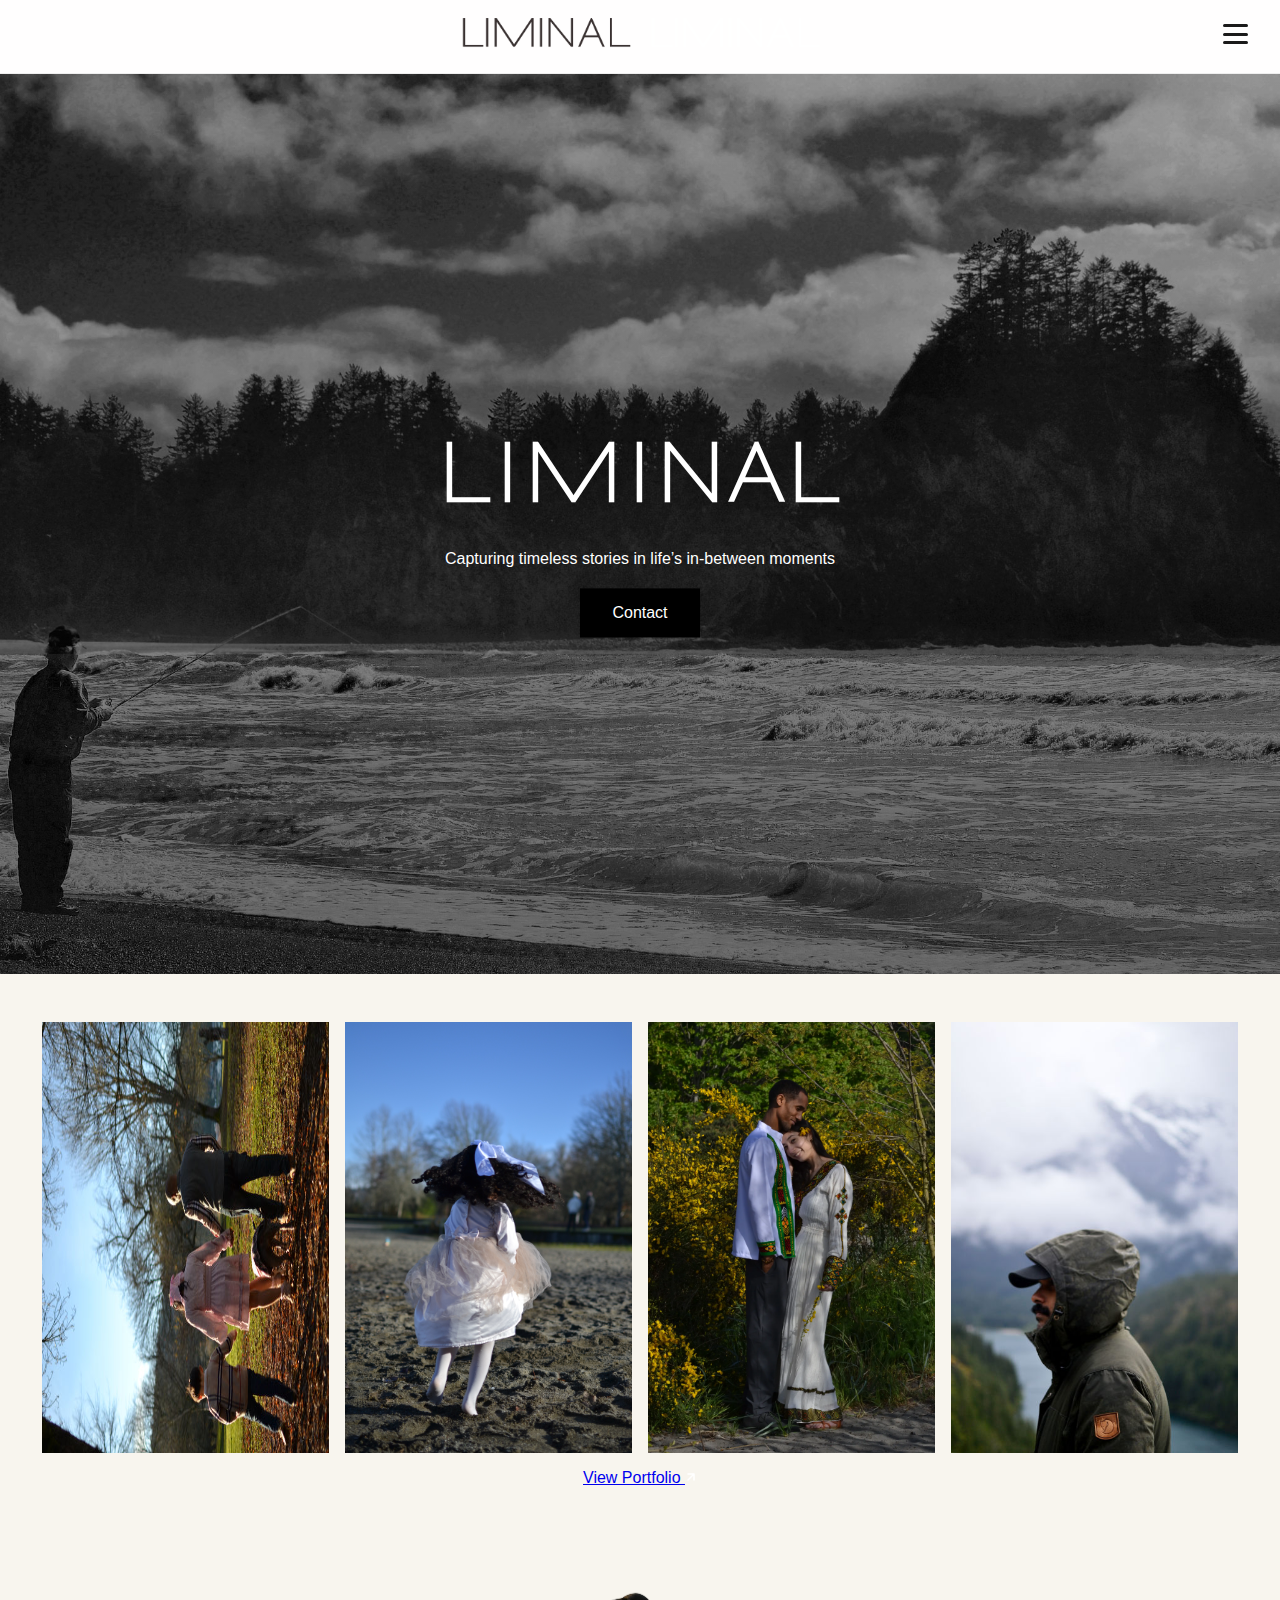
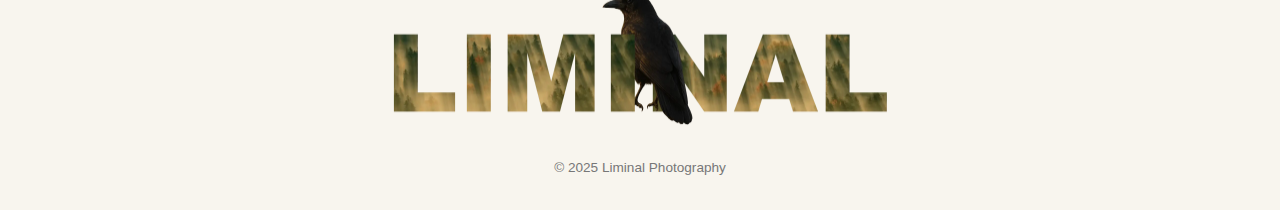
<file: index.html>
<!DOCTYPE html>
<html lang="en">
<head>
  <meta charset="UTF-8" />
  <meta name="viewport" content="width=device-width, initial-scale=1.0" />
  <title>Liminal Photography</title>
  <link rel="stylesheet" href="assets/css/styles.css" />
  <script src="assets/js/script.js" defer></script>
</head>
<body class="home">

  <!-- HEADER -->
  <header class="nav">
    <div class="logo" id="logo-container">
      <img src="assets/images/logo.png" alt="LIMINAL Logo" class="default-logo" id="logo">
      <img src="assets/images/logo-alt.png" alt="Alt Logo" class="alt-logo">
    </div>

    <div class="hamburger" id="hamburger">
      <span></span>
      <span></span>
      <span></span>
    </div>

    <nav class="nav-links" id="nav-links">
      <div class="pages">
        <a href="index.html" class="active">Home</a>
        <a href="projects.html">Portfolio</a>
        <a href="about.html">About</a>
        <a href="contact.html">Contact</a>
      </div>

      <div class="hamburger-footer">
        <div class="footer-item">
          <svg xmlns="http://www.w3.org/2000/svg" fill="none" stroke="#fff" stroke-width="2" stroke-linecap="round" stroke-linejoin="round">
            <path d="M2 4h12v8H2z"/>
            <path d="M2 4l6 5 6-5"/>
          </svg>
          <span>email@example.com</span>
        </div>
        <div class="footer-item">
  <!-- add a class and a viewBox so it scales correctly -->
  <svg class="location-icon" xmlns="http://www.w3.org/2000/svg"
       viewBox="0 0 20 20" fill="none" stroke="#fff" stroke-linecap="round" stroke-linejoin="round">
    <path d="M8 2a6 6 0 0 0-6 6c0 4 6 10 6 10s6-6 6-10a6 6 0 0 0-6-6z"/>
    <circle cx="8" cy="8" r="2"/>
  </svg>
  <span>Oklahoma/Texas Area</span>
</div>

      </div>
    </nav>
  </header>

  <!-- HERO -->
  <section class="hero">
    <img src="assets/images/hero.jpg" alt="Hero image" />
    <div class="overlay"></div>
    <div class="hero-text">
      <h1 class="hero-title">LIMINAL</h1>
      <p class="hero-tagline">Capturing timeless stories in life’s in-between moments</p>
      <a href="contact.html" class="btn hero-btn">Contact</a>
    </div>
  </section>

  <!-- FEATURED IMAGES -->
  <section class="featured-images">
    <div class="image-grid">
      <img src="assets/images/project1.jpg" alt="Project 1">
      <img src="assets/images/project2.jpg" alt="Project 2">
      <img src="assets/images/project3.jpg" alt="Project 3">
      <img src="assets/images/project4.jpg" alt="Project 4">
    </div>

    <a href="projects.html" class="view-portfolio-btn">
      View Portfolio
      <span class="arrow-circle">
        <svg xmlns="http://www.w3.org/2000/svg" width="12" height="12" viewBox="0 0 12 12" fill="none" stroke="#fff" stroke-width="1.5" stroke-linecap="round" stroke-linejoin="round">
          <path d="M3 9L9 3M3 3h6v6"/>
        </svg>
      </span>
    </a>
  </section>

  <footer>
    <img src="assets/images/footer-logo.png" alt="Footer Logo" class="footer-logo">
    <p>© 2025 Liminal Photography</p>
  </footer>
</body>
</html>
</file>
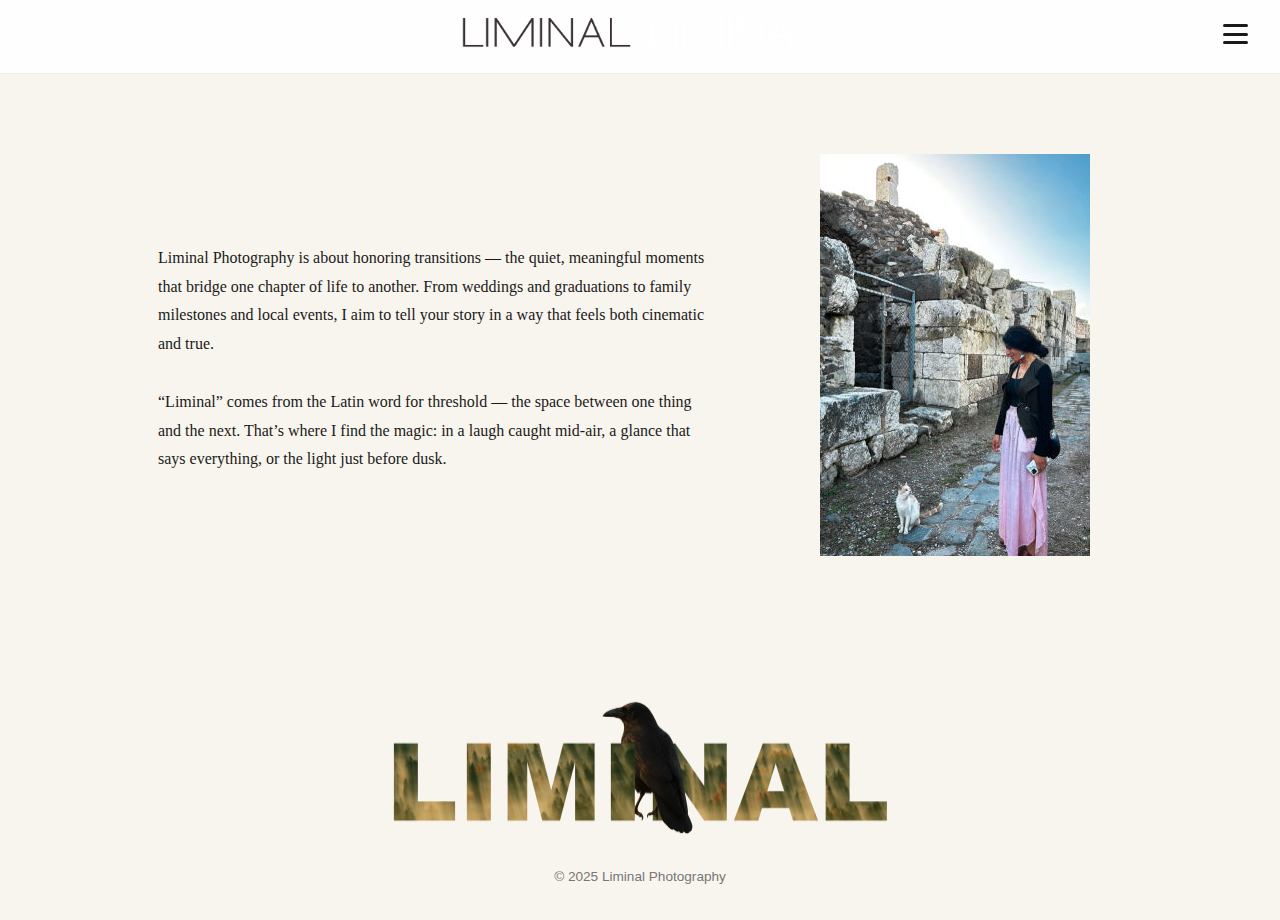
<file: about.html>
<!DOCTYPE html>
<html lang="en">
<head>
  <meta charset="UTF-8" />
  <meta name="viewport" content="width=device-width, initial-scale=1.0" />
  <title>About | Liminal Photography</title>
  <link rel="stylesheet" href="assets/css/styles.css" />
  <script src="assets/js/script.js" defer></script>
</head>
<body>

      <!-- HEADER -->
  <header class="nav">
    <div class="logo" id="logo-container">
      <img src="assets/images/logo.png" alt="LIMINAL Logo" class="default-logo" id="logo">
      <img src="assets/images/logo-alt.png" alt="Alt Logo" class="alt-logo">
    </div>

    <div class="hamburger" id="hamburger">
      <span></span>
      <span></span>
      <span></span>
    </div>

    <nav class="nav-links" id="nav-links">
      <div class="pages">
        <a href="index.html" class="active">Home</a>
        <a href="projects.html">Portfolio</a>
        <a href="about.html">About</a>
        <a href="contact.html">Contact</a>
      </div>

      <div class="hamburger-footer">
        <div class="footer-item">
          <svg xmlns="http://www.w3.org/2000/svg" width="16" height="16" fill="none" stroke="#fff" stroke-width="2" stroke-linecap="round" stroke-linejoin="round">
            <path d="M2 4h12v8H2z"/>
            <path d="M2 4l6 5 6-5"/>
          </svg>
          <span>email@example.com</span>
        </div>
                <div class="footer-item">
  <!-- add a class and a viewBox so it scales correctly -->
  <svg class="location-icon" xmlns="http://www.w3.org/2000/svg"
       viewBox="0 0 20 20" fill="none" stroke="#fff" stroke-linecap="round" stroke-linejoin="round">
    <path d="M8 2a6 6 0 0 0-6 6c0 4 6 10 6 10s6-6 6-10a6 6 0 0 0-6-6z"/>
    <circle cx="8" cy="8" r="2"/>
  </svg>
  <span>Oklahoma/Texas Area</span>
</div>
      </div>
    </nav>
  </header>
  <!-- old header
  <header class="nav">
    <div class="logo">
      <img src="assets/images/logo.png" alt="LIMINAL Logo">
    </div>
    <div class="hamburger" id="hamburger">
      <span></span>
      <span></span>
      <span></span>
    </div>
    <nav class="nav-links" id="nav-links">
      <a href="index.html">Home</a>
      <a href="projects.html">Portfolio</a>
      <a href="about.html" class="active">About</a>
      <a href="contact.html">Contact</a>
    </nav>
  </header>
-->
  <section class="about">
    <div class="about-content">
      <div class="about-text">
        <p>
          Liminal Photography is about honoring transitions — the quiet, meaningful moments that bridge one chapter of life to another. From weddings and graduations to family milestones and local events, I aim to tell your story in a way that feels both cinematic and true.
          <br><br>
          “Liminal” comes from the Latin word for threshold — the space between one thing and the next. That’s where I find the magic: in a laugh caught mid-air, a glance that says everything, or the light just before dusk.
        </p>
      </div>
      <div class="about-image">
      <img src="assets/images/portrait.jpg" alt="Photographer portrait">
      </div>
    </div>
  </section>

  <footer>
    <img src="assets/images/footer-logo.png" alt="Footer Logo" class="footer-logo">
    <p>© 2025 Liminal Photography</p>
  </footer>
</body>
</html>
</file>
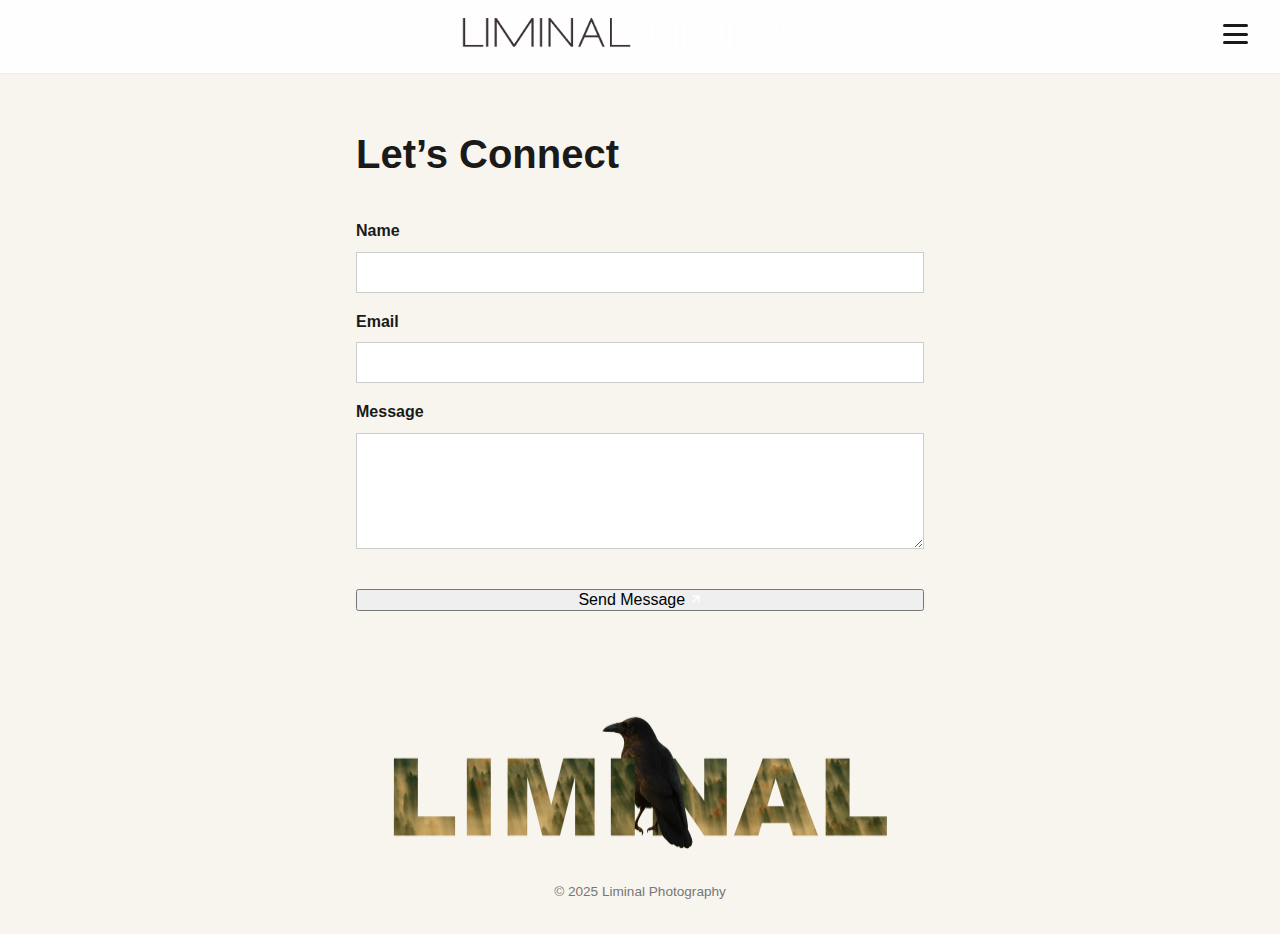
<file: contact.html>
<!DOCTYPE html>
<html lang="en">
<head>
  <meta charset="UTF-8" />
  <meta name="viewport" content="width=device-width, initial-scale=1.0" />
  <title>Contact | Liminal Photography</title>
  <link rel="stylesheet" href="assets/css/styles.css" />
  <script src="assets/js/script.js" defer></script>
</head>
<body>

      <!-- HEADER -->
  <header class="nav">
    <div class="logo" id="logo-container">
      <img src="assets/images/logo.png" alt="LIMINAL Logo" class="default-logo" id="logo">
      <img src="assets/images/logo-alt.png" alt="Alt Logo" class="alt-logo">
    </div>

    <div class="hamburger" id="hamburger">
      <span></span>
      <span></span>
      <span></span>
    </div>

    <nav class="nav-links" id="nav-links">
      <div class="pages">
        <a href="index.html" class="active">Home</a>
        <a href="projects.html">Portfolio</a>
        <a href="about.html">About</a>
        <a href="contact.html">Contact</a>
      </div>

      <div class="hamburger-footer">
        <div class="footer-item">
          <svg xmlns="http://www.w3.org/2000/svg" width="16" height="16" fill="none" stroke="#fff" stroke-width="2" stroke-linecap="round" stroke-linejoin="round">
            <path d="M2 4h12v8H2z"/>
            <path d="M2 4l6 5 6-5"/>
          </svg>
          <span>email@example.com</span>
        </div>
                <div class="footer-item">
  <!-- add a class and a viewBox so it scales correctly -->
  <svg class="location-icon" xmlns="http://www.w3.org/2000/svg"
       viewBox="0 0 20 20" fill="none" stroke="#fff" stroke-linecap="round" stroke-linejoin="round">
    <path d="M8 2a6 6 0 0 0-6 6c0 4 6 10 6 10s6-6 6-10a6 6 0 0 0-6-6z"/>
    <circle cx="8" cy="8" r="2"/>
  </svg>
  <span>Oklahoma/Texas Area</span>
</div>
      </div>
    </nav>
  </header>

  <!-- old header 
  <header class="nav">
    <div class="logo">
      <img src="assets/images/logo.png" alt="LIMINAL Logo">
    </div>
    <div class="hamburger" id="hamburger">
      <span></span>
      <span></span>
      <span></span>
    </div>
    <nav class="nav-links" id="nav-links">
      <a href="index.html">Home</a>
      <a href="projects.html">Portfolio</a>
      <a href="about.html">About</a>
      <a href="contact.html" class="active">Contact</a>
    </nav>
  </header>
-->
  <section class="contact">
    <div class="contact-container">
    <h1>Let’s Connect</h1>
    <form action="https://formspree.io/f/YOUR_FORM_ID" method="POST">
      <label for="name">Name</label>
      <input type="text" id="name" name="name" required>

      <label for="email">Email</label>
      <input type="email" id="email" name="_replyto" required>

      <label for="message">Message</label>
      <textarea id="message" name="message" rows="6" required></textarea>

      <button type="submit" class="view-portfolio-btn">
        Send Message
        <span class="arrow-circle">
          <svg xmlns="http://www.w3.org/2000/svg" width="12" height="12" viewBox="0 0 12 12" fill="none" stroke="#fff" stroke-width="1.5" stroke-linecap="round" stroke-linejoin="round">
            <path d="M3 9L9 3M3 3h6v6"/>
          </svg>
        </span>
      </button>
    </form>
    </div>
  </section>

  <footer>
    <img src="assets/images/footer-logo.png" alt="Footer Logo" class="footer-logo">
    <p>© 2025 Liminal Photography</p>
  </footer>
</body>
</html>
</file>
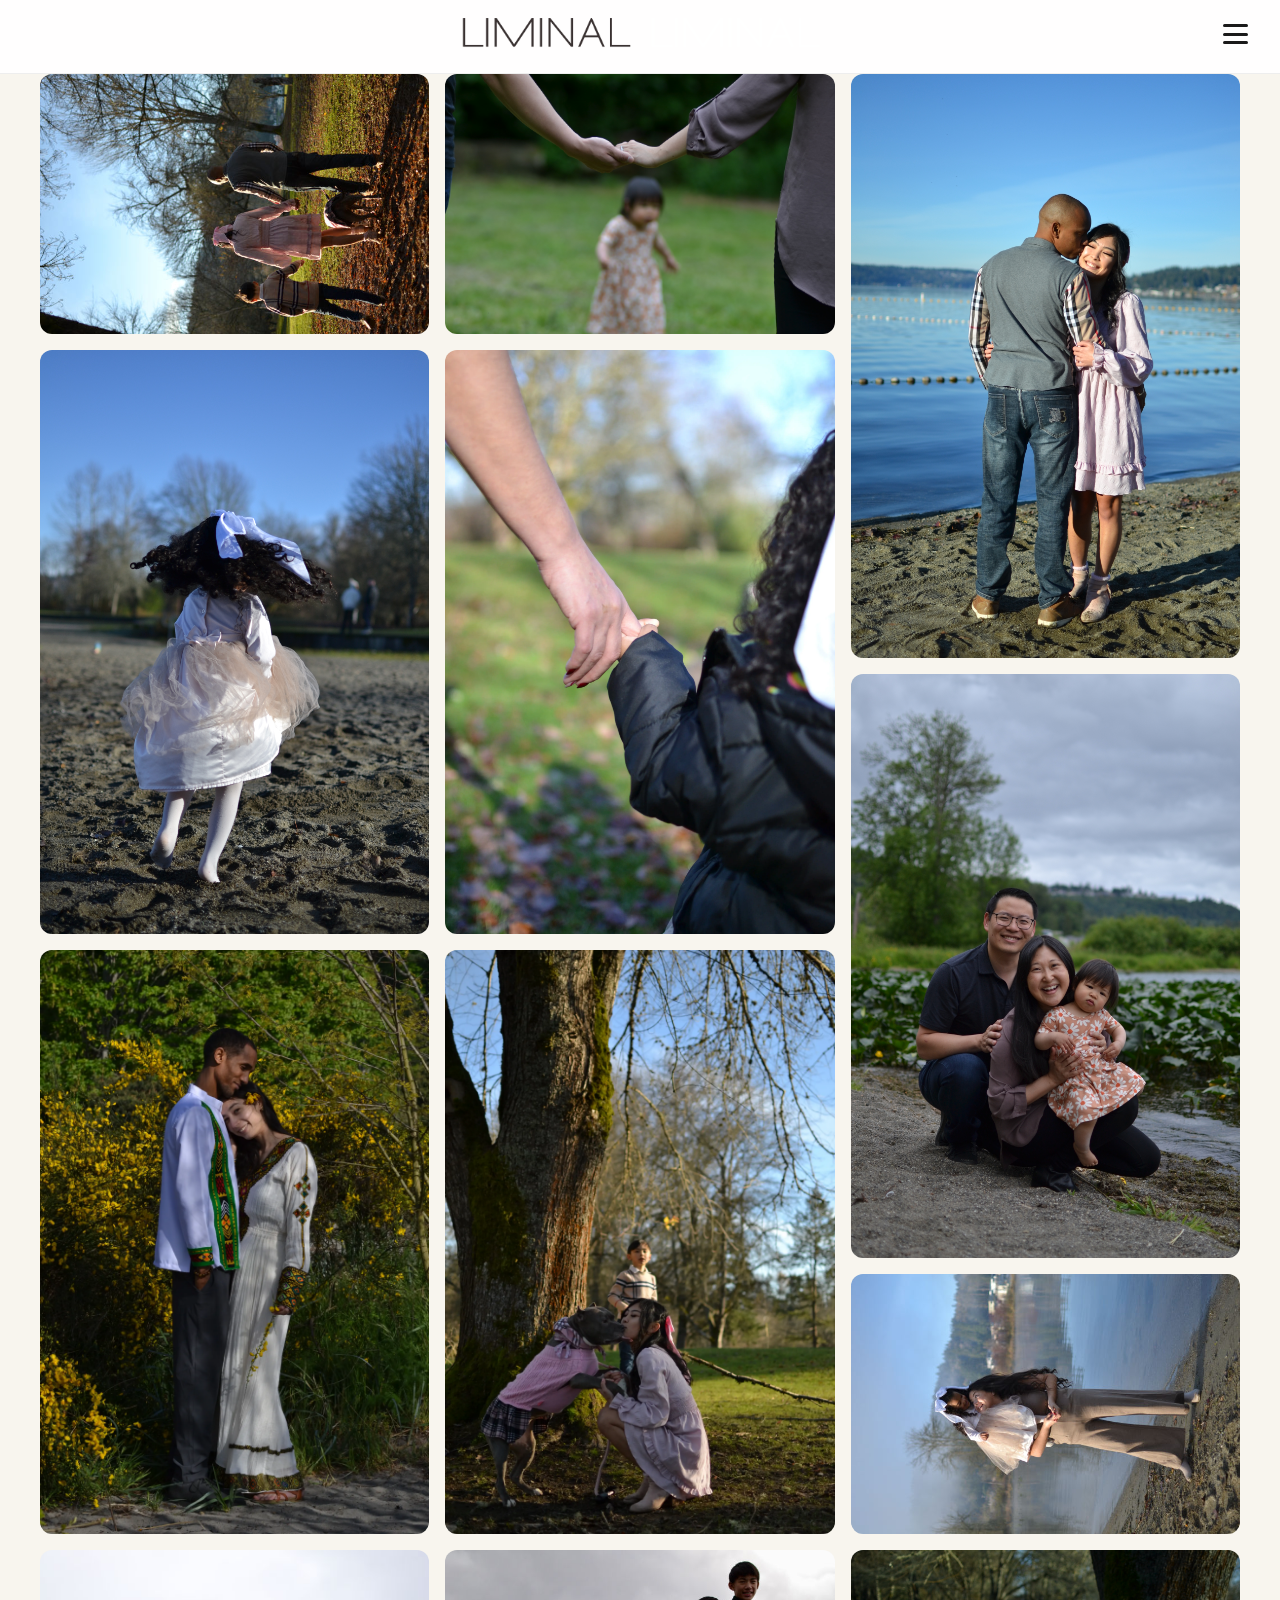
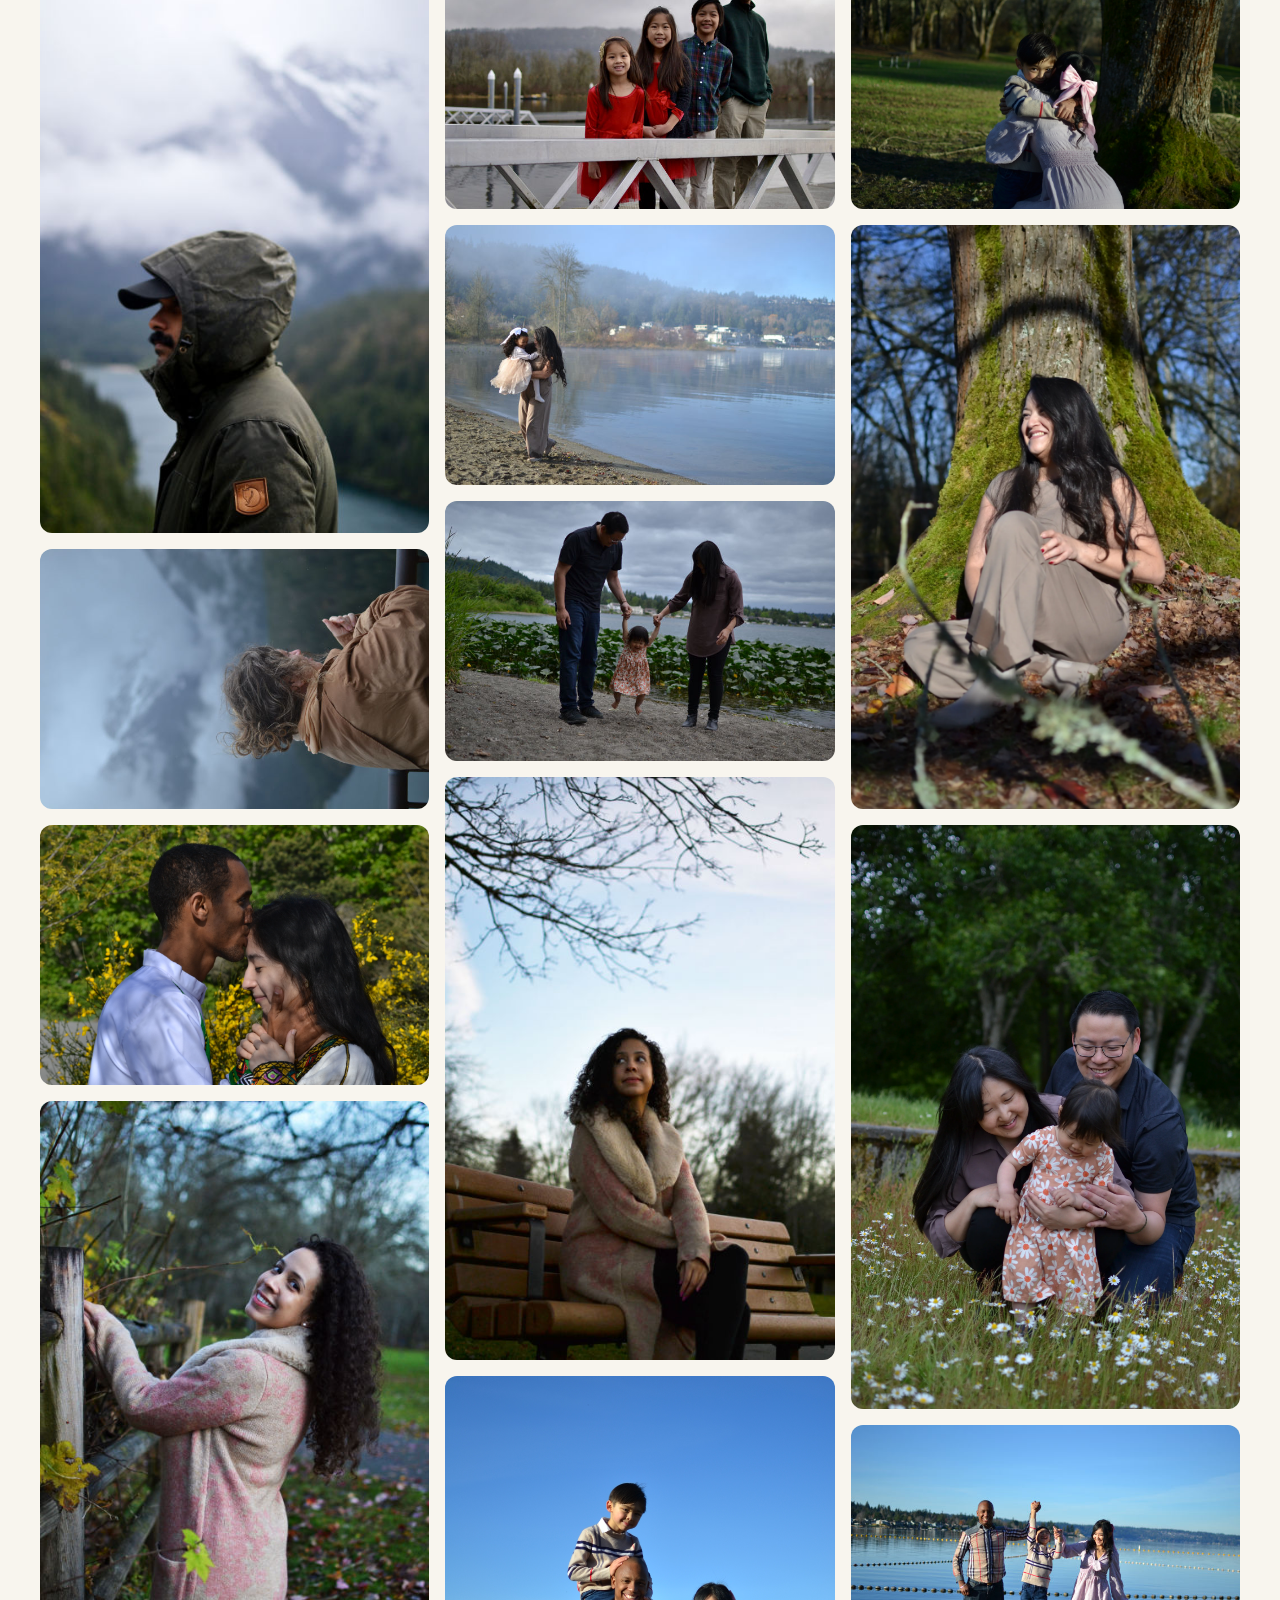
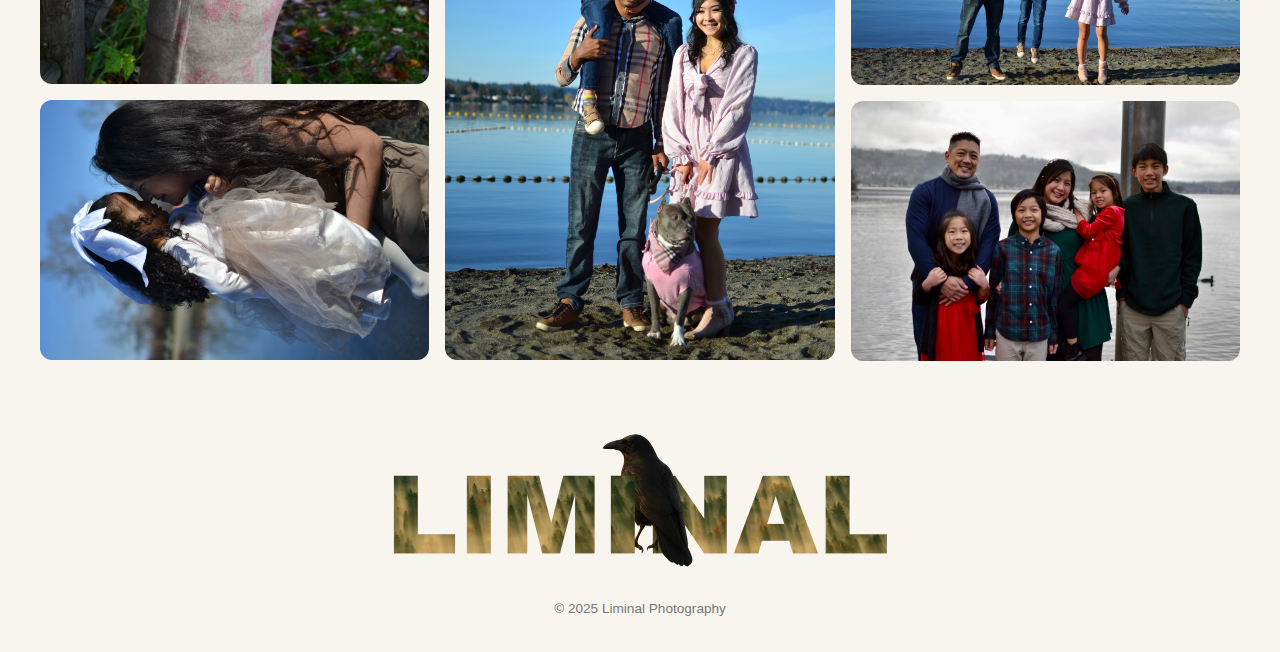
<file: projects.html>
<!DOCTYPE html>
<html lang="en">
<head>
  <meta charset="UTF-8" />
  <meta name="viewport" content="width=device-width, initial-scale=1.0" />
  <title>Portfolio | Liminal Photography</title>
  <link rel="stylesheet" href="assets/css/styles.css" />
  <script src="assets/js/script.js" defer></script>
</head>
<body>

    <!-- HEADER -->
  <header class="nav">
    <div class="logo" id="logo-container">
      <img src="assets/images/logo.png" alt="LIMINAL Logo" class="default-logo" id="logo">
      <img src="assets/images/logo-alt.png" alt="Alt Logo" class="alt-logo">
    </div>

    <div class="hamburger" id="hamburger">
      <span></span>
      <span></span>
      <span></span>
    </div>

    <nav class="nav-links" id="nav-links">
      <div class="pages">
        <a href="index.html" class="active">Home</a>
        <a href="projects.html">Portfolio</a>
        <a href="about.html">About</a>
        <a href="contact.html">Contact</a>
      </div>

      <div class="hamburger-footer">
        <div class="footer-item">
          <svg xmlns="http://www.w3.org/2000/svg" width="16" height="16" fill="none" stroke="#fff" stroke-width="2" stroke-linecap="round" stroke-linejoin="round">
            <path d="M2 4h12v8H2z"/>
            <path d="M2 4l6 5 6-5"/>
          </svg>
          <span>email@example.com</span>
        </div>
                <div class="footer-item">
  <!-- add a class and a viewBox so it scales correctly -->
  <svg class="location-icon" xmlns="http://www.w3.org/2000/svg"
       viewBox="0 0 20 20" fill="none" stroke="#fff" stroke-linecap="round" stroke-linejoin="round">
    <path d="M8 2a6 6 0 0 0-6 6c0 4 6 10 6 10s6-6 6-10a6 6 0 0 0-6-6z"/>
    <circle cx="8" cy="8" r="2"/>
  </svg>
  <span>Oklahoma/Texas Area</span>
</div>
      </div>
    </nav>
  </header>
    <!-- HEADER
  <header class="nav">
    <div class="logo">
      <img src="assets/images/logo.png" alt="LIMINAL Logo">
    </div>
    <div class="hamburger" id="hamburger">
      <span></span>
      <span></span>
      <span></span>
    </div>
    <nav class="nav-links" id="nav-links">
      <a href="index.html">Home</a>
      <a href="projects.html" class="active">Portfolio</a>
      <a href="about.html">About</a>
      <a href="contact.html">Contact</a>
    </nav>
  </header>
-->
  <section class="gallery">
    <div class="masonry-grid">
      <img src="assets/images/project1.jpg" alt="">
      <img src="assets/images/project2.jpg" alt="">
      <img src="assets/images/project3.jpg" alt="">
      <img src="assets/images/project4.jpg" alt="">
      <img src="assets/images/project5.jpg" alt="">
      <img src="assets/images/project6.jpg" alt="">
      <img src="assets/images/project7.jpg" alt="">
      <img src="assets/images/project8.jpg" alt="">
      <img src="assets/images/project9.jpg" alt="">
      <img src="assets/images/project10.jpg" alt="">
      <img src="assets/images/project11.jpg" alt="">
      <img src="assets/images/project12.jpg" alt="">
      <img src="assets/images/project13.jpg" alt="">
      <img src="assets/images/project14.jpg" alt="">
      <img src="assets/images/project15.jpg" alt="">
      <img src="assets/images/project16.jpg" alt="">
      <img src="assets/images/project17.jpg" alt="">
      <img src="assets/images/project18.jpg" alt="">
      <img src="assets/images/project19.jpg" alt="">
      <img src="assets/images/project20.jpg" alt="">
      <img src="assets/images/project21.jpg" alt="">
      <img src="assets/images/project22.jpg" alt="">
      <img src="assets/images/project23.jpg" alt="">
      <img src="assets/images/project24.jpg" alt="">
    </div>
  </section>

  <footer>
    <img src="assets/images/footer-logo.png" alt="Footer Logo" class="footer-logo">
    <p>© 2025 Liminal Photography</p>
  </footer>
</body>
</html>
</file>
<file: assets/css/styles.css>
/* GENERAL */
* {
  box-sizing: border-box;
  margin: 0;
  padding: 0;
}

body {
  font-family: "Inter", sans-serif;
  background: #f8f5ee;
  color: #1a1a1a;
  line-height: 1.6;
}

/* HERO FONT (Sansumi for LIMINAL) */
@font-face {
  font-family: "Sansumi";
  src: url("../fonts/Sansumi-Regular.ttf") format("truetype");
  font-weight: normal;
  font-style: normal;
}

/* NAVBAR */
header.nav {
  display: flex;
  justify-content: center;
  align-items: center;
  padding: 0.8rem 3rem;
  position: sticky;
  top: 0;
  background: rgba(255, 255, 255, 0.9);
  backdrop-filter: blur(8px);
  z-index: 10;
  border-bottom: 1px solid #eee;
  flex-wrap: wrap;
}

header.nav .logo {
  margin-bottom: 0rem;
}

header.nav img {
  height: 40px;
}

nav.nav-links {
  display: none;
  flex-direction: column;
  width: 100%;
  text-align: center;
}

nav.nav-links.show {
  display: flex;
}

nav.nav-links a {
  margin: 0.5rem 0;
  text-decoration: none;
  color: #1a1a1a;
  font-size: 1.1rem;
}

.hamburger {
  position: absolute;
  right: 2rem;
  top: 1.5rem;
  display: flex;
  flex-direction: column;
  justify-content: space-between;
  width: 25px;
  height: 20px;
  cursor: pointer;
  z-index: 15;
}

.hamburger span {
  height: 3px;
  background: #1a1a1a;
  border-radius: 2px;
  transition: all 0.3s ease;
}

.hamburger.active span:nth-child(1) {
  transform: rotate(45deg) translate(5px, 5px);
}

.hamburger.active span:nth-child(2) {
  opacity: 0;
}

.hamburger.active span:nth-child(3) {
  transform: rotate(-45deg) translate(5px, -5px);
}

/* HERO */
.hero {
  position: relative;
  height: 100vh;
  overflow: hidden;
}

.hero img {
  width: 100%;
  height: 100%;
  object-fit: cover;
  filter: brightness(0.7);
}

.hero .overlay {
  position: absolute;
  top: 0;
  left: 0;
  width: 100%;
  height: 100%;
  background: linear-gradient(to top, rgba(0, 0, 0, 0.4), transparent);
}

.hero-text {
  position: absolute;
  top: 50%;
  left: 50%;
  transform: translate(-50%, -50%);
  text-align: center;
  color: #fff;
}

.hero-title {
  font-family: "Sansumi", sans-serif;
  font-size: 5rem;
  letter-spacing: 2px;
  margin-bottom: 0.5rem;
}

.hero-tagline {
  font-family: "Inter", sans-serif;
  font-size: 1rem;
  margin-bottom: 1rem;
}

.btn {
  display: inline-block;
  padding: 0.75rem 2rem;
  background: #000;
  color: #fff;
  text-decoration: none;
  border-radius: 0;
  text-align: center;
  box-shadow: 0 1px 3px rgba(0,0,0,0.3);
  transition: background 0.3s ease;
}

.btn:hover {
  background: #222;
}

/* FEATURED IMAGES */
.featured-images {
  text-align: center;
  padding: 3rem 1rem;
}

.image-grid {
  display: flex;
  justify-content: center;
  gap: 1rem;
  flex-wrap: wrap;
}

.image-grid img {
  width: 23%;
  border-radius: 0;
}

/* Extend view portfolio button */
.view-portfolio-btn {
  display: block;
  width: calc(23% * 4 + 3rem); /* 4 images + 3 gaps */
  height: calc(23% / 16); /* single image width / 16 */
  margin: 1rem auto 0 auto;
  font-size: 1rem;
  line-height: normal;
}

/* MASONRY GRID FOR PORTFOLIO */
.masonry-grid {
  column-count: 3;
  column-gap: 1rem;
  max-width: 1200px;
  margin: 0 auto;
}

.masonry-grid img {
  width: 100%;
  display: block;
  margin-bottom: 1rem;
  break-inside: avoid;
  border-radius: 12px;
}

/* ABOUT PAGE */
.about-content {
  display: flex;
  justify-content: center;
  align-items: center;
  gap: 5rem;
  flex-wrap: wrap;
}

.about-text {
  flex: 0 0 550px;
  font-family: "Inter";
  font-size: 1rem;
  line-height: 1.8;
}

/* old 
.about {
  display: flex;
  justify-content: center;
  align-items: center;
  padding: 5rem 2rem;
  max-width: 1000px;
  margin: 0 auto;
  gap: 2rem;
}
*/

.about-content img {
  max-width: 500px;
  width: 100%;
  padding: 5rem 2rem;
  height: auto;
  object-fit: cover;
}

/* CONTACT PAGE */
.contact {
  max-width: 600px;
  margin: 3rem auto;
  padding: 0 1rem;
  font-family: "Inter", sans-serif;
}

.contact h1 {
  font-weight: bold;
  font-size: 2.5rem;
  margin-bottom: 2rem;
}

.contact label {
  display: block;
  margin-bottom: 0.5rem;
  font-weight: bold;
}

.contact input,
.contact textarea {
  width: 100%;
  padding: 0.75rem;
  margin-bottom: 1rem;
  border: 1px solid #ccc;
  font-family: "Inter", sans-serif;
}

.contact button {
  width: 100%;
}

/* FOOTER */
footer {
  text-align: center;
  padding: 2rem 1rem;
  font-size: 0.85rem;
  color: #777;
}

footer .footer-logo {
  max-width: 500px;
  margin-bottom: 1rem;
}

/* MEDIA QUERIES */
@media (max-width: 900px) {
  .masonry-grid {
    column-count: 2;
  }

  .image-grid img {
    width: 48%;
  }

  .view-portfolio-btn {
    width: 100%;
  }
}

@media (max-width: 600px) {
  .masonry-grid {
    column-count: 1;
  }

  .image-grid img {
    width: 100%;
  }
}
</file>
